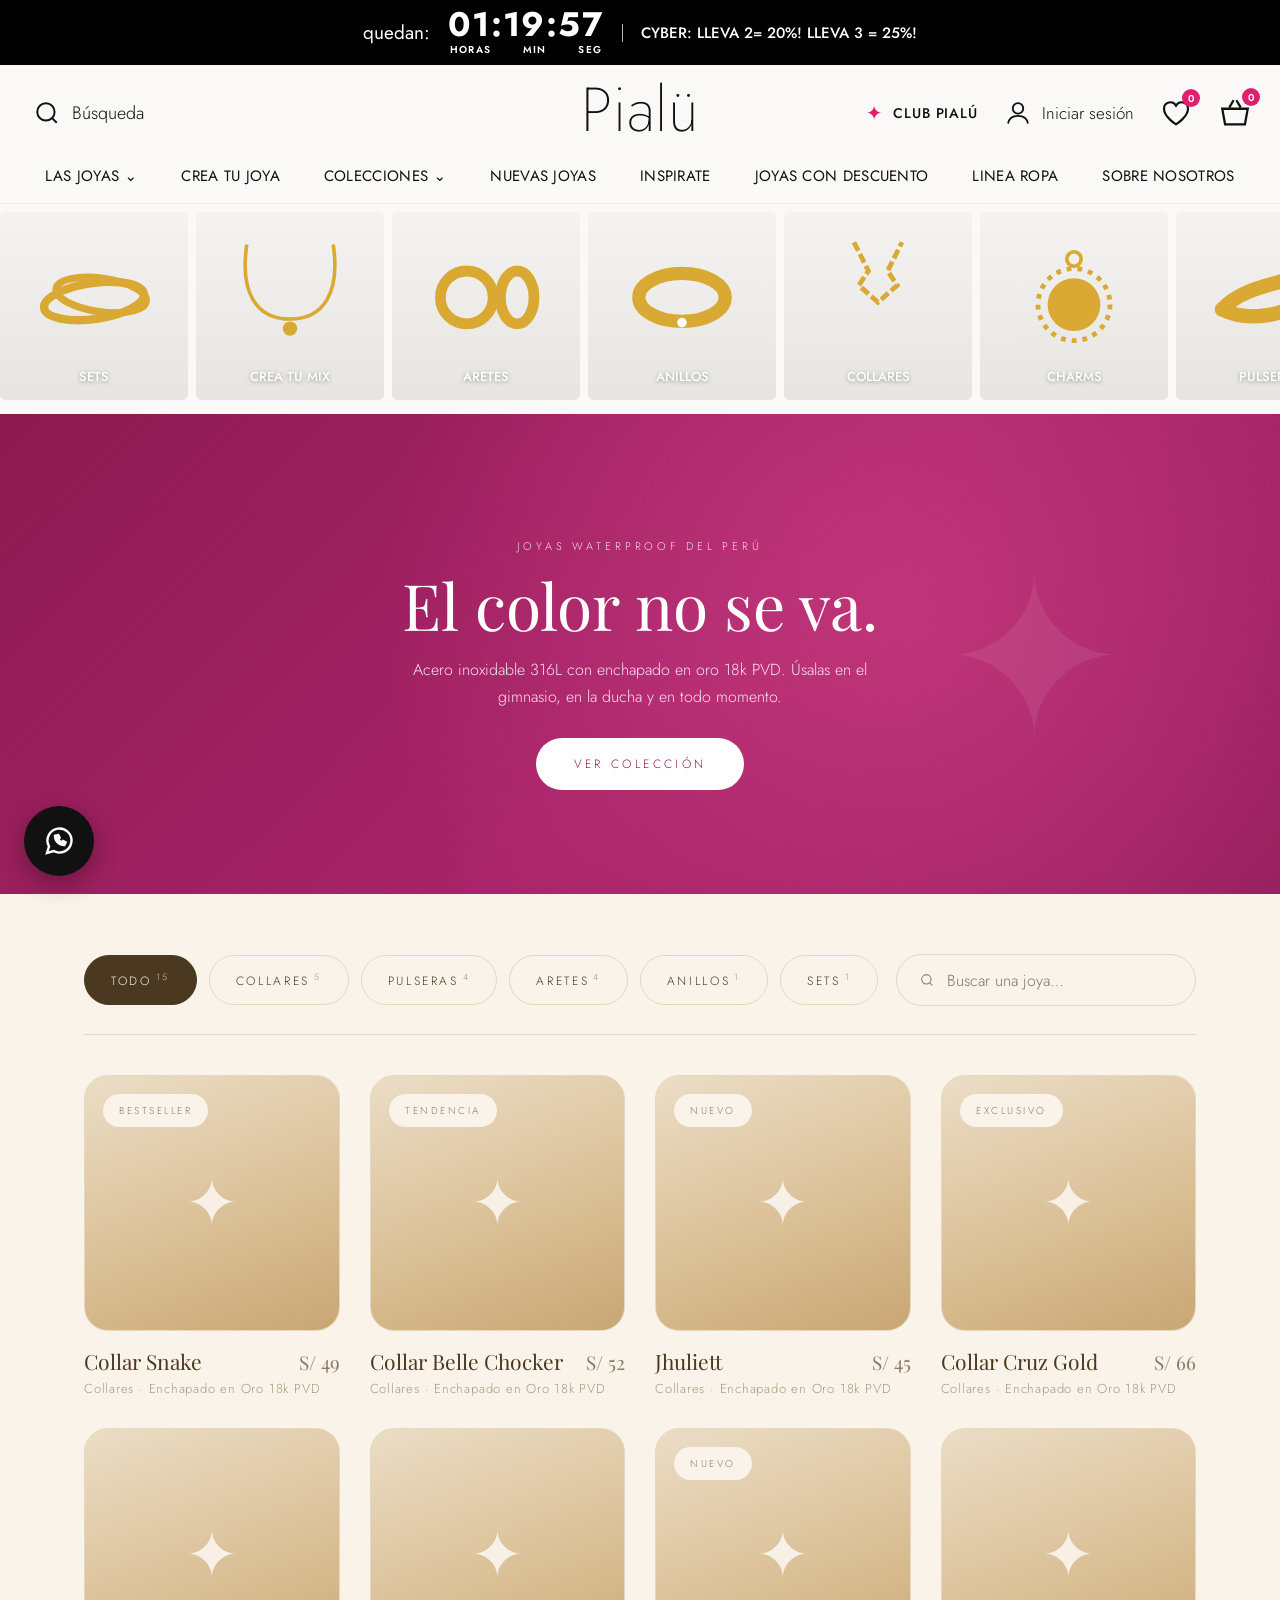
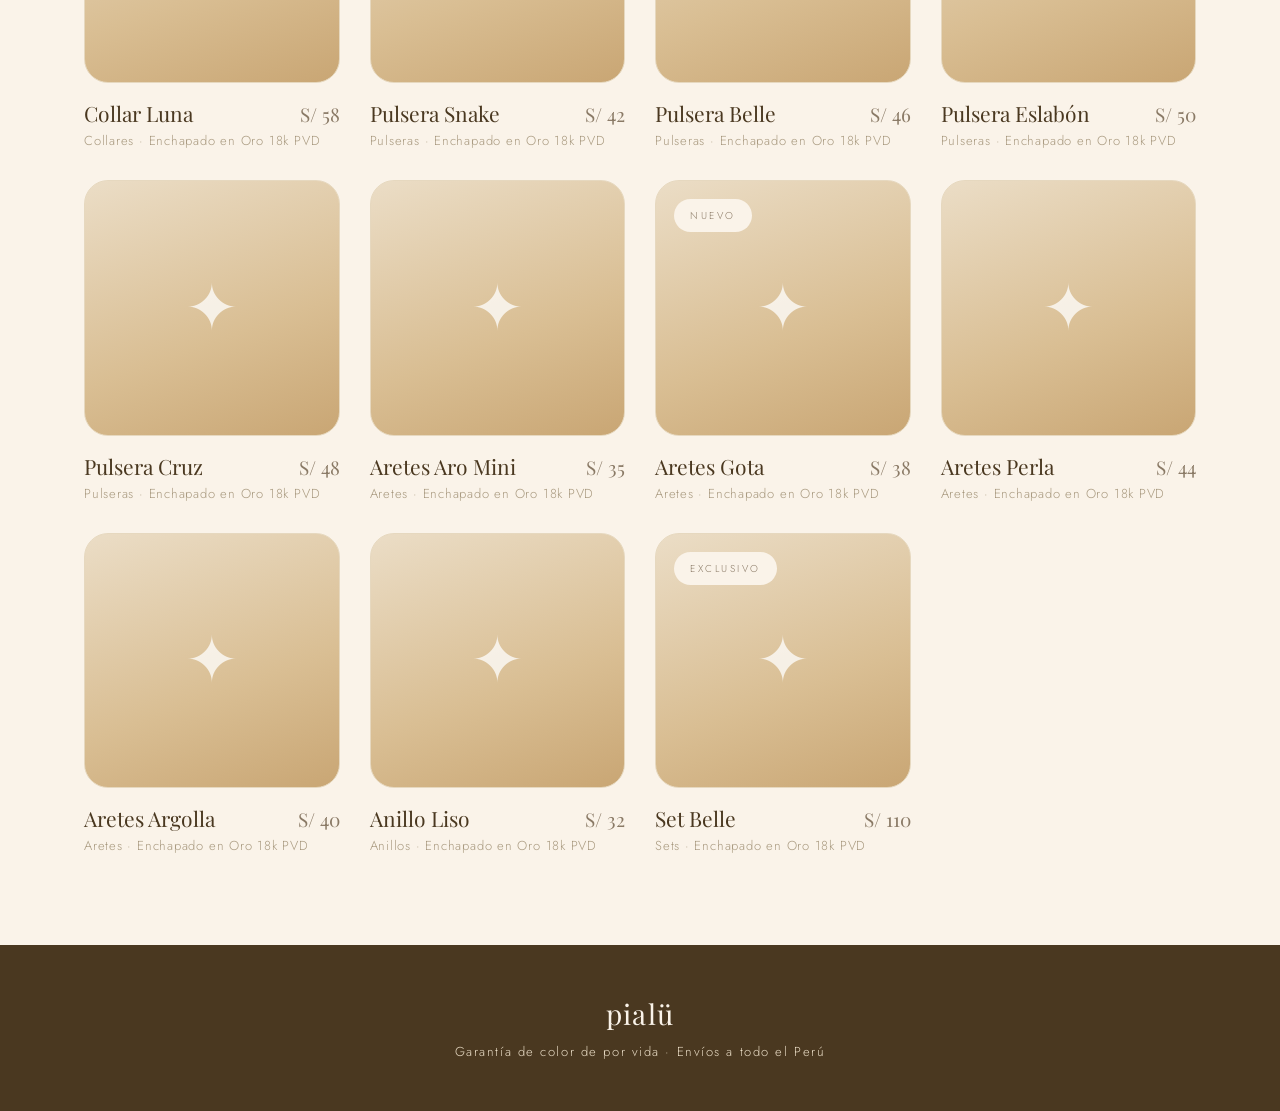
<file: public/assets/aistudio/PLANTilla_de__web_joyas___Joyas_Waterproof_7db7234a.html>
<!DOCTYPE html>
<html lang="es">
<head>
<meta charset="utf-8">
<meta name="viewport" content="width=device-width, initial-scale=1, viewport-fit=cover">
<title>Pialü – Joyas Waterproof</title>
<link rel="preconnect" href="https://fonts.googleapis.com">
<link href="https://fonts.googleapis.com/css2?family=Jost:wght@300;400;500&family=Playfair+Display:wght@400;500&display=swap" rel="stylesheet">
<style>
:root{--bg:#FAF3E9;--bg2:#F3E9DA;--brown:#4A3820;--gold:#B8935A;--line:#E6D8BF;--mut:#8A7A66;--wa:#25D366;box-sizing:border-box;padding-top:env(safe-area-inset-top,0px);padding-bottom:env(safe-area-inset-bottom,0px)}
*,*:before,*:after{box-sizing:inherit}
html{scroll-behavior:smooth}
body{margin:0;background:var(--bg);color:var(--brown);font-family:'Jost',system-ui,sans-serif;font-weight:300}
h1,h2,h3,.serif{font-family:'Playfair Display',Georgia,serif;font-weight:400}
button{font:inherit;color:inherit;cursor:pointer}
.bar{background:var(--brown);color:var(--bg);text-align:center;font-size:12px;letter-spacing:.14em;padding:9px 12px;text-transform:uppercase}
.bar b{color:#E3C58F;font-weight:500}
header{display:flex;align-items:center;justify-content:space-between;padding:18px 5vw;border-bottom:1px solid var(--line);position:sticky;top:0;background:rgba(250,243,233,.95);backdrop-filter:blur(8px);z-index:20}
.logo{font-family:'Playfair Display',serif;font-size:28px;letter-spacing:.04em}
nav{display:flex;gap:28px;font-size:12px;letter-spacing:.2em;text-transform:uppercase}
nav a{color:inherit;text-decoration:none;transition:color .3s}nav a:hover{color:var(--gold)}
.cartbtn{position:relative;background:none;border:1px solid var(--line);border-radius:99px;padding:9px 18px;font-size:12px;letter-spacing:.18em;text-transform:uppercase;transition:.3s}
.cartbtn:hover{background:var(--brown);color:var(--bg)}
.cartbtn i{font-style:normal;color:var(--gold);margin-left:6px}
.hero{text-align:center;padding:90px 5vw 70px;background:radial-gradient(ellipse at top,#FFF9EF,var(--bg))}
.eyebrow{font-size:11px;letter-spacing:.35em;text-transform:uppercase;color:var(--gold)}
.hero h1{font-size:clamp(34px,6vw,64px);margin:16px auto;max-width:800px;line-height:1.1}
.hero p{max-width:520px;margin:0 auto 28px;color:var(--mut);line-height:1.7}
.cta{display:inline-block;background:var(--brown);color:var(--bg);border:0;border-radius:99px;padding:17px 38px;font-size:12px;letter-spacing:.28em;text-transform:uppercase;text-decoration:none;transition:.3s}
.cta:hover{background:var(--gold);transform:translateY(-2px)}
.store{max-width:1240px;margin:0 auto;padding:60px 5vw 90px}
.top{display:flex;flex-wrap:wrap;gap:12px;align-items:center;padding-bottom:28px;border-bottom:1px solid var(--line)}
.chip{background:none;border:1px solid var(--line);border-radius:99px;padding:14px 26px;font-size:12px;letter-spacing:.22em;text-transform:uppercase;transition:.3s}
.chip sup{color:var(--gold);margin-left:4px;font-size:9px}
.chip:hover{border-color:var(--gold)}
.chip.on{background:var(--brown);color:var(--bg);border-color:var(--brown)}.chip.on sup{color:#E3C58F}
.search{margin-left:auto;display:flex;align-items:center;gap:10px;border:1px solid var(--line);border-radius:99px;padding:0 22px;height:52px;min-width:260px;flex:0 1 300px}
.search input{border:0;background:none;outline:0;font:inherit;width:100%;color:var(--brown)}
.grid{display:grid;grid-template-columns:repeat(auto-fill,minmax(240px,1fr));gap:30px;margin-top:40px}
.card{cursor:pointer;opacity:0;transform:translateY(24px);animation:up .7s forwards}
@keyframes up{to{opacity:1;transform:none}}
.ph{position:relative;aspect-ratio:1/1;border-radius:24px;overflow:hidden;border:1px solid var(--line);background:linear-gradient(160deg,#EBDDC6,#D9BE93 60%,#C9A674);display:grid;place-items:center;transition:.5s}
.ph:after{content:"✦";font-size:64px;color:rgba(255,255,255,.75);transition:.5s}
.card:hover .ph{box-shadow:0 18px 40px -18px rgba(74,56,32,.45);transform:translateY(-4px)}
.card:hover .ph:after{transform:scale(1.2) rotate(20deg)}
.badge{position:absolute;top:18px;left:18px;z-index:2;background:var(--bg);border-radius:99px;padding:9px 16px;font-size:10px;letter-spacing:.25em;text-transform:uppercase;color:var(--mut)}
.row{display:flex;justify-content:space-between;align-items:baseline;margin-top:16px}
.row h3{margin:0;font-size:21px}.row .pr{font-family:'Playfair Display',serif;font-size:19px;color:var(--mut)}
.meta{font-size:13px;letter-spacing:.06em;color:#A8997F;margin-top:4px}
.empty{grid-column:1/-1;text-align:center;color:var(--mut);padding:60px 0}
.ov{position:fixed;inset:0;background:rgba(60,45,28,.55);backdrop-filter:blur(4px);opacity:0;pointer-events:none;transition:.4s;z-index:50;display:grid;place-items:center;padding:20px}
.ov.show{opacity:1;pointer-events:auto}
.modal{background:var(--bg);border-radius:32px;width:min(1040px,100%);max-height:92vh;overflow:auto;display:grid;grid-template-columns:1fr 1fr;position:relative;transform:translateY(30px) scale(.97);transition:.5s cubic-bezier(.2,.8,.2,1)}
.ov.show .modal{transform:none}
.mimg{background:linear-gradient(135deg,#FFF9EF,#EBDDC6);display:grid;place-items:center;padding:50px}
.mimg .ph{width:100%;max-width:380px;border-radius:0;border:0}
.minfo{padding:60px 50px 50px}
.minfo h2{font-size:42px;margin:12px 0 10px;line-height:1.1}
.minfo .p{font-family:'Playfair Display',serif;font-size:28px;color:var(--gold)}
.minfo .d{color:var(--mut);line-height:1.9;margin:24px 0}
.minfo ul{list-style:none;padding:0;margin:0 0 34px}
.minfo li{padding:8px 0;font-size:15px;display:flex;gap:12px}.minfo li:before{content:"✦";color:var(--gold);font-size:12px;padding-top:3px}
.x{position:absolute;top:20px;right:20px;width:50px;height:50px;border-radius:50%;border:1px solid var(--line);background:var(--bg);font-size:22px;transition:.3s;z-index:3}
.x:hover{transform:rotate(90deg)}
.buy{display:flex;gap:16px;align-items:center}
.qty{display:flex;align-items:center;gap:14px;border:1px solid var(--line);border-radius:99px;padding:8px 16px;background:var(--bg)}
.qty button{background:none;border:0;font-size:18px;color:var(--gold);width:22px}
.add{flex:1;background:var(--brown);color:var(--bg);border:0;border-radius:99px;height:64px;font-size:13px;letter-spacing:.3em;text-transform:uppercase;transition:.3s}
.add:hover{background:var(--gold)}
.drawer{position:fixed;top:0;right:0;bottom:0;width:min(440px,100%);background:var(--bg);z-index:60;transform:translateX(100%);transition:.5s cubic-bezier(.2,.8,.2,1);display:flex;flex-direction:column}
.drawer.show{transform:none}
.dh{display:flex;justify-content:space-between;align-items:center;padding:28px 32px;border-bottom:1px solid var(--line)}
.dh h2{margin:0;font-size:34px}.dh h2 span{color:var(--gold)}
.dh button{background:none;border:0;font-size:26px}
.items{flex:1;overflow:auto;padding:12px 32px}
.it{display:flex;gap:18px;padding:22px 0;border-bottom:1px solid var(--line);align-items:flex-start}
.it .th{width:80px;height:80px;border-radius:16px;background:linear-gradient(160deg,#EBDDC6,#C9A674);display:grid;place-items:center;color:#fff;font-size:24px;flex:none}
.it .n{flex:1}.it h4{margin:0;font-family:'Playfair Display',serif;font-weight:400;font-size:20px}
.it small{display:block;color:var(--mut);font-style:italic;margin:4px 0}.it .pp{font-family:'Playfair Display',serif;color:var(--mut);margin-bottom:8px}
.it .qty{padding:4px 12px;display:inline-flex;gap:12px}
.rm{background:none;border:0;text-decoration:underline;font-size:11px;letter-spacing:.2em;text-transform:uppercase;color:var(--mut)}
.df{background:var(--bg2);padding:28px 32px;border-top:1px solid var(--line)}
.tot{display:flex;justify-content:space-between;align-items:baseline;font-size:12px;letter-spacing:.2em}
.tot b{font-family:'Playfair Display',serif;font-size:34px;font-weight:400;letter-spacing:0}
.df p{color:var(--mut);font-size:14px;line-height:1.6;margin:10px 0 18px}
.wa{width:100%;height:64px;border-radius:99px;border:0;background:var(--wa);color:#fff;font-size:13px;letter-spacing:.28em;text-transform:uppercase;display:flex;gap:12px;align-items:center;justify-content:center;transition:.3s}
.wa:hover{filter:brightness(.93);transform:translateY(-2px)}
.wa:disabled{opacity:.45;pointer-events:none}
.none{text-align:center;color:var(--mut);padding:60px 0}
footer{background:var(--brown);color:#E9DCC5;text-align:center;padding:50px 5vw;font-size:13px;letter-spacing:.12em}
footer .logo{color:var(--bg);display:block;margin-bottom:10px}
.tb{background:#000;color:#fff;display:flex;justify-content:center;align-items:center;gap:18px;padding:8px 12px;font-weight:500;font-size:15px;text-align:center;flex-wrap:wrap}.tb .q{font-size:19px;font-weight:400}.tb .cdw{display:inline-block}.tb #cd{display:block;font-size:34px;line-height:1;font-weight:700;letter-spacing:.04em}.tb .lb{display:flex;justify-content:space-between;font-size:10px;font-weight:600;letter-spacing:.12em;padding:0 2px}.tb .sep{width:1px;height:18px;background:#fff;opacity:.7}
header.hd{position:static;background:#FAF9F7;border:0;display:grid;grid-template-columns:1fr auto 1fr;padding:14px 2.2vw 0;backdrop-filter:none}
.hs{display:flex;align-items:center;gap:12px;font-size:18px;background:none;border:0;color:#111;justify-self:start}
.hlogo{font-family:'Jost',sans-serif;font-weight:200;font-size:62px;line-height:1;color:#111;letter-spacing:.01em;padding-bottom:6px}
.hr{display:flex;align-items:center;gap:26px;justify-self:end;font-size:17px;color:#111}
.hr .cl{color:#111;font-weight:500;font-size:14px;letter-spacing:.06em;display:flex;gap:10px;align-items:center}.hr .cl b{color:#E0206F;font-size:20px}
.hr button{background:none;border:0;display:flex;gap:10px;align-items:center;color:#111;position:relative;font-size:17px;padding:0}
.hr .bg{position:absolute;top:-8px;right:-8px;background:#E0206F;color:#fff;font-size:10px;font-weight:600;width:18px;height:18px;border-radius:50%;display:grid;place-items:center}
nav.hnav{background:#FAF9F7;justify-content:center;gap:44px;padding:18px 2vw 16px;font-size:15px;letter-spacing:.02em;color:#111;border-bottom:1px solid #EEE;flex-wrap:wrap;font-weight:400}
nav.hnav a{color:#111}nav.hnav a:hover{color:#E0206F}
.tiles{overflow:hidden;background:#FAF9F7;padding:8px 0 14px}
.mq{display:flex;gap:8px;width:max-content;animation:mv 45s linear infinite}.tiles:hover .mq{animation-play-state:paused}
@keyframes mv{to{transform:translateX(-50%)}}
.tl{width:188px;height:188px;border-radius:6px;background:linear-gradient(#F4F3F1,#E7E5E2);position:relative;display:grid;place-items:center;flex:none;color:#fff;text-decoration:none;transition:transform .4s}.tl:hover{transform:translateY(-4px)}
.tl svg{width:120px;height:120px;margin-bottom:22px;transition:transform .5s}.tl:hover svg{transform:scale(1.1) rotate(-4deg)}
.tl span{position:absolute;bottom:14px;left:0;right:0;text-align:center;font-size:13px;font-weight:500;text-shadow:0 1px 4px rgba(0,0,0,.35)}
.hero.mg{min-height:480px;display:grid;align-content:center;background:radial-gradient(circle at 70% 40%,#C0357A,transparent 55%),linear-gradient(135deg,#8C1A50,#A9246A 55%,#951F5C);color:#fff;position:relative;overflow:hidden}
.hero.mg .eyebrow{color:#FFD9EA}.hero.mg h1{color:#fff;font-weight:400}.hero.mg p{color:#FBE3EF}
.hero.mg .cta{background:#fff;color:#8C1A50}.hero.mg .cta:hover{background:#FFD9EA;color:#8C1A50}
.hero.mg:before{content:"✦";position:absolute;right:12%;top:18%;font-size:220px;color:rgba(255,255,255,.08);animation:fl 8s ease-in-out infinite}@keyframes fl{50%{transform:translateY(-20px) rotate(12deg)}}
.fab{position:fixed;left:24px;bottom:calc(24px + env(safe-area-inset-bottom,0px));width:70px;height:70px;border-radius:50%;background:#111;display:grid;place-items:center;z-index:40;box-shadow:0 8px 24px rgba(0,0,0,.3);transition:transform .3s}.fab:hover{transform:scale(1.08)}
@media(max-width:760px){.hnav{display:none!important}.hlogo{font-size:42px}.hr span,.hr .cl,.hs span{display:none}.hr{gap:16px}.tb #cd{font-size:26px}.tb .cy{font-size:12px}.tl{width:140px;height:140px}.tl svg{width:90px;height:90px}.fab{width:56px;height:56px}}
@media(max-width:760px){nav{display:none}.modal{grid-template-columns:1fr}.mimg{padding:30px}.minfo{padding:30px 24px}.minfo h2{font-size:32px}.search{margin-left:0;flex:1 1 100%}.grid{gap:18px;grid-template-columns:repeat(2,1fr)}.row{flex-direction:column;gap:2px}.row h3{font-size:17px}.chip{padding:11px 16px;font-size:11px}}
</style>
</head>
<body>
<div class="tb"><span class="q">quedan:</span><div class="cdw"><b id="cd">01:20:00</b><div class="lb"><span>HORAS</span><span>MIN</span><span>SEG</span></div></div><span class="sep"></span><span class="cy">CYBER: LLEVA 2= 20%! LLEVA 3 = 25%!</span></div>
<header class="hd">
  <button class="hs" onclick="document.getElementById('tienda').scrollIntoView()"><svg width="26" height="26" fill="none" stroke="#111" stroke-width="1.8" viewBox="0 0 24 24"><circle cx="11" cy="11" r="8"/><path d="m21 21-4.500-4.500"/></svg><span>Búsqueda</span></button>
  <div class="hlogo">Pialü</div>
  <div class="hr"><a class="cl" href="#tienda" style="text-decoration:none"><b>✦</b>CLUB PIALÚ</a><span style="display:flex;gap:10px;align-items:center"><svg width="28" height="28" fill="none" stroke="#111" stroke-width="1.6" viewBox="0 0 24 24"><circle cx="12" cy="8" r="4.500"/><path d="M3.500 21c.8-4.500 4.200-6.500 8.500-6.500s7.700 2 8.500 6.500"/></svg>Iniciar sesión</span><button aria-label="Favoritos"><svg width="32" height="32" fill="none" stroke="#111" stroke-width="1.6" viewBox="0 0 24 24"><path d="M12 20.500S3 15 3 8.800A4.800 4.800 0 0 1 12 6.500a4.800 4.800 0 0 1 9 2.300C21 15 12 20.500 12 20.500Z"/></svg><i class="bg" style="font-style:normal">0</i></button><button onclick="openCart()" aria-label="Pedido"><svg width="34" height="34" fill="none" stroke="#111" stroke-width="1.6" viewBox="0 0 24 24"><path d="M3 9h18l-2 11H5L3 9Zm5-1 3-5m5 5-3-5"/></svg><i class="bg" id="cnt" style="font-style:normal">0</i></button></div>
</header>
<nav class="hnav"><a href="#tienda">LAS JOYAS ⌄</a><a href="#tienda">CREA TU JOYA</a><a href="#tienda">COLECCIONES ⌄</a><a href="#tienda">NUEVAS JOYAS</a><a href="#tienda">INSPIRATE</a><a href="#tienda">JOYAS CON DESCUENTO</a><a href="#tienda">LINEA ROPA</a><a href="#tienda">SOBRE NOSOTROS</a></nav>
<div class="tiles"><div class="mq" id="mq"></div></div>
<section class="hero mg">
  <div class="eyebrow">Joyas waterproof del Perú</div>
  <h1>El color no se va.</h1>
  <p>Acero inoxidable 316L con enchapado en oro 18k PVD. Úsalas en el gimnasio, en la ducha y en todo momento.</p>
  <div><a class="cta" href="#tienda">Ver colección</a></div>
</section>
<a class="fab" href="https://wa.me/51986492712" target="_blank" aria-label="WhatsApp"><svg width="32" height="32" viewBox="0 0 24 24" fill="none" stroke="#fff" stroke-width="1.8"><path d="M3 21l1.500-5A9 9 0 1 1 8 19.500L3 21Z"/><path d="M9 8c0 4 3 7 7 7l1-2-2-1-1 1c-1-.5-2-1.500-2.500-2.500l1-1-1-2L9 8Z" fill="#fff"/></svg></a>

<section class="store" id="tienda">
  <div class="top" id="chips"></div>
  <div class="grid" id="grid"></div>
</section>

<div class="ov" id="mov" onclick="if(event.target===this)closeM()">
  <div class="modal">
    <button class="x" onclick="closeM()" aria-label="Cerrar">×</button>
    <div class="mimg"><div class="ph"></div></div>
    <div class="minfo">
      <div class="eyebrow" id="mc"></div>
      <h2 id="mn"></h2><div class="p" id="mp"></div>
      <div class="d" id="md"></div>
      <ul id="ml"></ul>
      <div class="buy">
        <div class="qty"><button onclick="mq(-1)">−</button><span id="mqv">1</span><button onclick="mq(1)">+</button></div>
        <button class="add" onclick="addM()">Añadir al pedido</button>
      </div>
    </div>
  </div>
</div>

<div class="ov" id="dov" onclick="closeCart()" style="display:block;z-index:55"></div>
<aside class="drawer" id="drawer">
  <div class="dh"><h2>Mi pedido <span>✦</span></h2><button onclick="closeCart()" aria-label="Cerrar">×</button></div>
  <div class="items" id="items"></div>
  <div class="df">
    <div class="tot"><span>TOTAL</span><b id="total">S/ 0</b></div>
    <p>Te confirmamos stock, costo de envío y forma de pago por WhatsApp.</p>
    <button class="wa" id="wa" onclick="send()"><svg width="20" height="20" viewBox="0 0 24 24" fill="#fff"><path d="M12 2a10 10 0 0 0-8.6 15L2 22l5.1-1.3A10 10 0 1 0 12 2Zm5.2 14c-.2.6-1.300 1.200-1.800 1.200-.5.100-1 .2-3.300-.700-2.800-1.200-4.600-4.100-4.700-4.200-.1-.1-1.100-1.500-1.100-2.800s.7-2 1-2.300c.2-.3.5-.3.700-.3h.5c.2 0 .4 0 .6.500l.8 2c.1.200.1.300 0 .5l-.3.500-.4.400c-.1.100-.3.300-.1.600.2.300.8 1.300 1.700 2.100 1.200 1 2.100 1.300 2.400 1.500.3.100.4.100.6-.1l.8-1c.2-.3.400-.2.600-.1l1.900.9c.3.100.5.200.5.300.1.200.1.800-.1 1.400Z"/></svg>Enviar pedido por WhatsApp</button>
  </div>
</aside>
<footer><span class="logo">pialü</span>Garantía de color de por vida · Envíos a todo el Perú</footer>

<script>
const PHONE="51986492712";
const DESC="Gargantilla rígida flexible con terminación pulida de alto impacto. Acero inoxidable 316L · Enchapado en Oro 18k PVD.";
const FT=["Acero inoxidable 316L · Enchapado en Oro 18k PVD","100% waterproof: resistente a ducha, mar y piscina","Hipoalergénico, apto para pieles sensibles"];
const P=[
["Collar Snake",49,"Collares","BESTSELLER","Cadena flexible"],["Collar Belle Chocker",52,"Collares","TENDENCIA","Gargantilla adaptable"],["Jhuliett",45,"Collares","NUEVO","Cadena trenzada"],["Collar Cruz Gold",66,"Collares","EXCLUSIVO","Dije de cruz"],["Collar Luna",58,"Collares","","Dije luna"],
["Pulsera Snake",42,"Pulseras","","Ajustable"],["Pulsera Belle",46,"Pulseras","NUEVO","Ajustable"],["Pulsera Eslabón",50,"Pulseras","","Ajustable"],["Pulsera Cruz",48,"Pulseras","","Ajustable"],
["Aretes Aro Mini",35,"Aretes","","Par"],["Aretes Gota",38,"Aretes","NUEVO","Par"],["Aretes Perla",44,"Aretes","","Par"],["Aretes Argolla",40,"Aretes","","Par"],
["Anillo Liso",32,"Anillos","","Ajustable"],["Anillo Trenza",36,"Anillos","","Ajustable"],
["Set Belle",110,"Sets","EXCLUSIVO","Collar + pulsera + aretes"]
].slice(0,15).map((a,i)=>({id:i,name:a[0],price:a[1],cat:a[2],badge:a[3],size:a[4]}));
P.pop();P.push({id:14,name:"Set Belle",price:110,cat:"Sets",badge:"EXCLUSIVO",size:"Collar + pulsera + aretes"});
const CATS=["Todo","Collares","Pulseras","Aretes","Anillos","Sets"];
let cat="Todo",q="",cart={},cur=null,mqty=1;
const $=id=>document.getElementById(id);
const cnt=c=>c==="Todo"?P.length:P.filter(p=>p.cat===c).length;
function chips(){$("chips").innerHTML=CATS.map(c=>`<button class="chip ${c===cat?'on':''}" onclick="setCat('${c}')">${c}<sup>${cnt(c)}</sup></button>`).join("")+`<label class="search"><svg width="18" height="18" fill="none" stroke="#8A7A66" stroke-width="1.5" viewBox="0 0 24 24"><circle cx="11" cy="11" r="7"/><path d="m20 20-3.500-3.500"/></svg><input id="q" placeholder="Buscar una joya…" value="${q}" oninput="q=this.value;grid(true)"></label>`}
function setCat(c){cat=c;chips();grid()}
function grid(keep){const l=P.filter(p=>(cat==="Todo"||p.cat===cat)&&p.name.toLowerCase().includes(q.toLowerCase()));
$("grid").innerHTML=l.map((p,i)=>`<div class="card" style="animation-delay:${i*60}ms" onclick="openM(${p.id})"><div class="ph">${p.badge?`<span class="badge">${p.badge}</span>`:""}</div><div class="row"><h3>${p.name}</h3><span class="pr">S/ ${p.price}</span></div><div class="meta">${p.cat} · Enchapado en Oro 18k PVD</div></div>`).join("")||`<div class="empty">No encontramos esa joya.</div>`}
function openM(id){cur=P[id];mqty=1;$("mqv").textContent=1;$("mc").textContent=cur.cat.toUpperCase().split("").join(" ");$("mn").textContent=cur.name;$("mp").textContent="S/ "+cur.price;$("md").textContent=DESC;$("ml").innerHTML=`<li>Medida: ${cur.size.toLowerCase()}</li>`+FT.map(f=>`<li>${f}</li>`).join("");$("mov").classList.add("show")}
function closeM(){$("mov").classList.remove("show")}
function mq(d){mqty=Math.max(1,mqty+d);$("mqv").textContent=mqty}
function addM(){cart[cur.id]=(cart[cur.id]||0)+mqty;closeM();render();openCart()}
function chg(id,d){cart[id]+=d;if(cart[id]<1)delete cart[id];render()}
function rm(id){delete cart[id];render()}
function render(){const ids=Object.keys(cart);let t=0,n=0;
$("items").innerHTML=ids.length?ids.map(id=>{const p=P[id],c=cart[id];t+=p.price*c;n+=c;return `<div class="it"><div class="th">✦</div><div class="n"><h4>${p.name}</h4><small>${p.size}</small><div class="pp">S/ ${p.price}</div><div class="qty"><button onclick="chg(${id},-1)">−</button><span>${c}</span><button onclick="chg(${id},1)">+</button></div></div><button class="rm" onclick="rm(${id})">Quitar</button></div>`}).join(""):`<div class="none">Tu pedido está vacío ✦</div>`;
$("total").textContent="S/ "+t;$("cnt").textContent=n;$("wa").disabled=!n}
function openCart(){$("drawer").classList.add("show");$("dov").classList.add("show")}
function closeCart(){$("drawer").classList.remove("show");$("dov").classList.remove("show")}
function send(){const ids=Object.keys(cart);if(!ids.length)return;let t=0;
const lines=ids.map(id=>{const p=P[id],c=cart[id];t+=p.price*c;return `• ${c} x ${p.name} – S/ ${p.price*c}`});
const msg=`Hola Pialü ✨ Quiero hacer este pedido:\n\n${lines.join("\n")}\n\nTotal: S/ ${t}\n\n¿Me confirman stock, costo de envío y forma de pago? Gracias 💛`;
window.open(`https://wa.me/${PHONE}?text=${encodeURIComponent(msg)}`,"_blank")}
let end=Date.now()+4800000;setInterval(()=>{let s=Math.max(0,Math.floor((end-Date.now())/1000));const f=n=>String(n).padStart(2,"0");$("cd").textContent=`${f(s/3600|0)}:${f(s%3600/60|0)}:${f(s%60)}`},1000);
document.addEventListener("keydown",e=>{if(e.key==="Escape"){closeM();closeCart()}});
(function(){const G="#D9A933",S="#B9B9B9";const I={r:`<ellipse cx="50" cy="55" rx="42" ry="15" fill="none" stroke="${G}" stroke-width="7" transform="rotate(-8 50 55)"/><ellipse cx="56" cy="50" rx="38" ry="14" fill="none" stroke="${G}" stroke-width="6" transform="rotate(8 56 50)"/>`,m:`<path d="M14 8c-6 40 8 62 36 62s42-22 36-62" fill="none" stroke="${G}" stroke-width="3"/><circle cx="50" cy="78" r="6" fill="${G}"/>`,h:`<circle cx="34" cy="52" r="22" fill="none" stroke="${G}" stroke-width="9"/><ellipse cx="76" cy="52" rx="14" ry="22" fill="none" stroke="${G}" stroke-width="9"/>`,a:`<ellipse cx="50" cy="52" rx="36" ry="20" fill="none" stroke="${G}" stroke-width="11"/><circle cx="50" cy="73" r="4" fill="#fff"/>`,c:`<path d="M30 6l12 24-8 12 16 14 16-14-8-12 12-24" fill="none" stroke="${G}" stroke-width="4" stroke-dasharray="8 3"/>`,d:`<circle cx="50" cy="58" r="22" fill="${G}"/><circle cx="50" cy="58" r="30" fill="none" stroke="${G}" stroke-width="4" stroke-dasharray="4 5"/><circle cx="50" cy="20" r="6" fill="none" stroke="${G}" stroke-width="3"/>`,p:`<path d="M10 62C30 40 70 40 90 28" fill="none" stroke="${G}" stroke-width="12" stroke-linecap="round"/><path d="M10 62C34 74 66 66 86 50" fill="none" stroke="${G}" stroke-width="12" stroke-linecap="round"/>`,s:`<rect x="20" y="28" width="26" height="46" rx="8" fill="${S}"/><rect x="54" y="28" width="26" height="46" rx="8" fill="${S}"/>`};
const L=[["SETS","r"],["CREA TU MIX","m"],["ARETES","h"],["ANILLOS","a"],["COLLARES","c"],["CHARMS","d"],["PULSERAS","p"],["COLOR PLATA","s"]];
const t=L.map(x=>`<a class="tl" href="#tienda"><svg viewBox="0 0 100 100">${I[x[1]]}</svg><span>${x[0]}</span></a>`).join("");$("mq").innerHTML=t+t})();
chips();grid();render();
</script>
</body>
</html>
</file>
